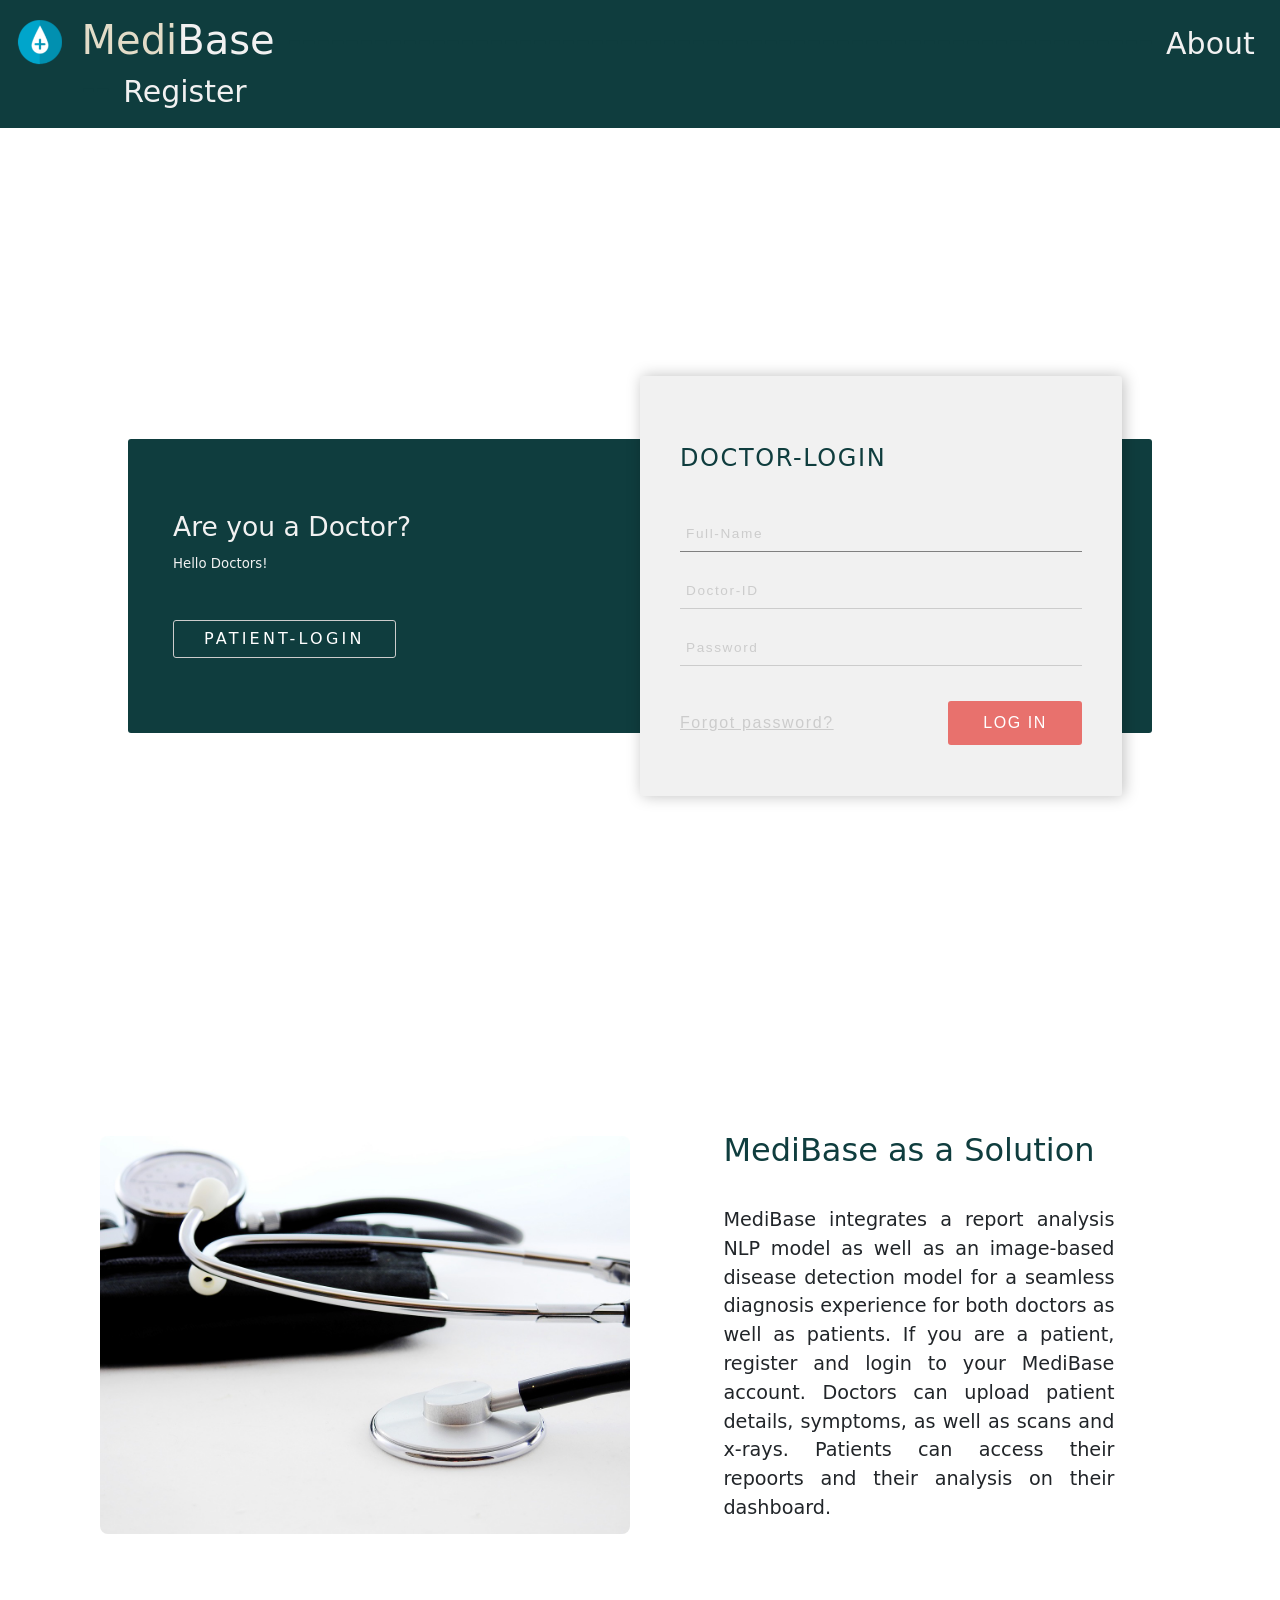
<file: FE_And_BE/public/home/index.html>
<!DOCTYPE html>
<html>
<head>
  <style>
    body{
          background-image: url("https://img.freepik.com/free-vector/clean-medical-background_53876-97927.jpg?w=1060&t=st=1688057348~exp=1688057948~hmac=58cfedfe25b50bccfb5b56851b86df495ae20e1191a55464cc24866fadd6ffee");
          background-size: cover;
          background-repeat: no-repeat;
          margin: 0;
          padding: 0;
    }
    </style>
    <link rel="shortcut icon" href="favicon.svg" type="image/svg+xml">
    <link href='https://unpkg.com/boxicons@2.1.4/css/boxicons.min.css' rel='stylesheet'>
  <link rel="stylesheet" href="login.css">
  <link href="https://cdn.jsdelivr.net/npm/bootstrap@5.3.0/dist/css/bootstrap.min.css" rel="stylesheet" integrity="sha384-9ndCyUaIbzAi2FUVXJi0CjmCapSmO7SnpJef0486qhLnuZ2cdeRhO02iuK6FUUVM" crossorigin="anonymous">
  <script src="https://cdn.jsdelivr.net/npm/bootstrap@5.3.0/dist/js/bootstrap.bundle.min.js" integrity="sha384-geWF76RCwLtnZ8qwWowPQNguL3RmwHVBC9FhGdlKrxdiJJigb/j/68SIy3Te4Bkz" crossorigin="anonymous"></script>
    <title>Login Form</title>
</head>
<body>
  <header>
    <h1>
      <a href="index.html"><img src="iicon.png" width="60px" height="60px"  id="icon"></a>
      <span style="color: #E2DCC8;">Medi</span><span style="color: #F1F1F1;">Base</span>
        <span style="color: #0F3D3E;">------------------------------------------------------------</span>
        <a href="index.html#about" class="navl">About</a>
        <span style="color: #0F3D3E;">--</span>
        <a class="navl" href="reg.html" target="_blank">Register</a>
    </h1>
  </header>
  <section class="user">
    <div class="user_options-container">
      <div class="user_options-text">
        <div class="user_options-unregistered">
          <h2 class="user_unregistered-title">Are you a Doctor?</h2>
          <p class="user_unregistered-text">Hello Doctors!</p>
          <button class="user_unregistered-signup" id="signup-button">Patient-login</button>
        </div>
  
        <div class="user_options-registered">
          <h2 class="user_registered-title">Are you a patient?</h2>
          <p class="user_registered-text">Login here and get your report analysis.</p>
          <button class="user_registered-login" id="login-button">Doctor-login</button>
        </div>
      </div>
      
      <div class="user_options-forms" id="user_options-forms">
        <div class="user_forms-login">
          <h2 class="forms_title">Doctor-Login</h2>
          <form class="forms_form" method="post" action="/">
            <fieldset class="forms_fieldset">
              <div class="forms_field">
                <input type="text" placeholder="Full-Name" id="dname" name="dname" class="forms_field-input" required autofocus />
              </div>
              <div class="forms_field">
                <input type="text" placeholder="Doctor-ID" id="did" name="did" class="forms_field-input" required autofocus />
              </div>
              <div class="forms_field">
                <input type="password" placeholder="Password" id="dpwd" name="dpwd" class="forms_field-input" required />
              </div>
            </fieldset>
            <div class="forms_buttons">
              <button type="button" class="forms_buttons-forgot">Forgot password?</button>
              <input type="submit" value="Log in" class="forms_buttons-action">
            </div>
          </form>
        </div>
        <div class="user_forms-signup">
          <h2 class="forms_title">Patient-Log in</h2>
          <form class="forms_form" id="patient-login-form"   method="post" action="/patient-login">
            <fieldset class="forms_fieldset">
              <div class="forms_field">
                <input type="text" placeholder="Patient-Name" id="ploginname" name="ploginname" class="forms_field-input" required />
              </div>
              <div class="forms_field">
                <input type="text" placeholder="Patient-ID" id="ploginid" name="ploginid" class="forms_field-input" required />
              </div>
              <div class="forms_field">
                <input type="password" placeholder="Password" id="ploginpwd" name="ploginpwd" class="forms_field-input" required />
              </div>
            </fieldset>
            <div class="forms_buttons">
              <input type="submit" value="Log in" class="forms_buttons-action">
            </div>
          </form>
        </div>
      </div>
    </div>
  </section>
  <section class="about" id="about">
     
    <div class="about-img">
      <img src="simg.jpg" alt="logo" />
    </div>

 
    <div class="about-text">
      <h2 style="color: #0F3D3E;">MediBase as a Solution</span></h2>
      <br />
      <p style="text-align: justify">
        MediBase integrates a report analysis NLP model as well as an image-based disease detection model for a seamless diagnosis experience for both doctors as well as patients. If you are a patient, register and login to your MediBase account. Doctors can upload patient details, symptoms, as well as scans and x-rays. Patients can access their repoorts and their analysis on their dashboard.
      </p>
    </div>
  
  </section>
  
  <script src="login.js">

  </script>
  <script>
    document.addEventListener('DOMContentLoaded', () => {
      const patientLoginForm = document.getElementById('patient-login-form');
      const usernameInput = document.getElementById('ploginname');

      patientLoginForm.addEventListener('submit', (e) => {
        e.preventDefault();

        // Get the entered username
        const username = usernameInput.value;

        // Redirect to the profile page with the username as a query parameter
        window.location.href = `patientlogs.html?username=${encodeURIComponent(username)}`;
      });
    });
  </script>
</body>
</html>
</file>
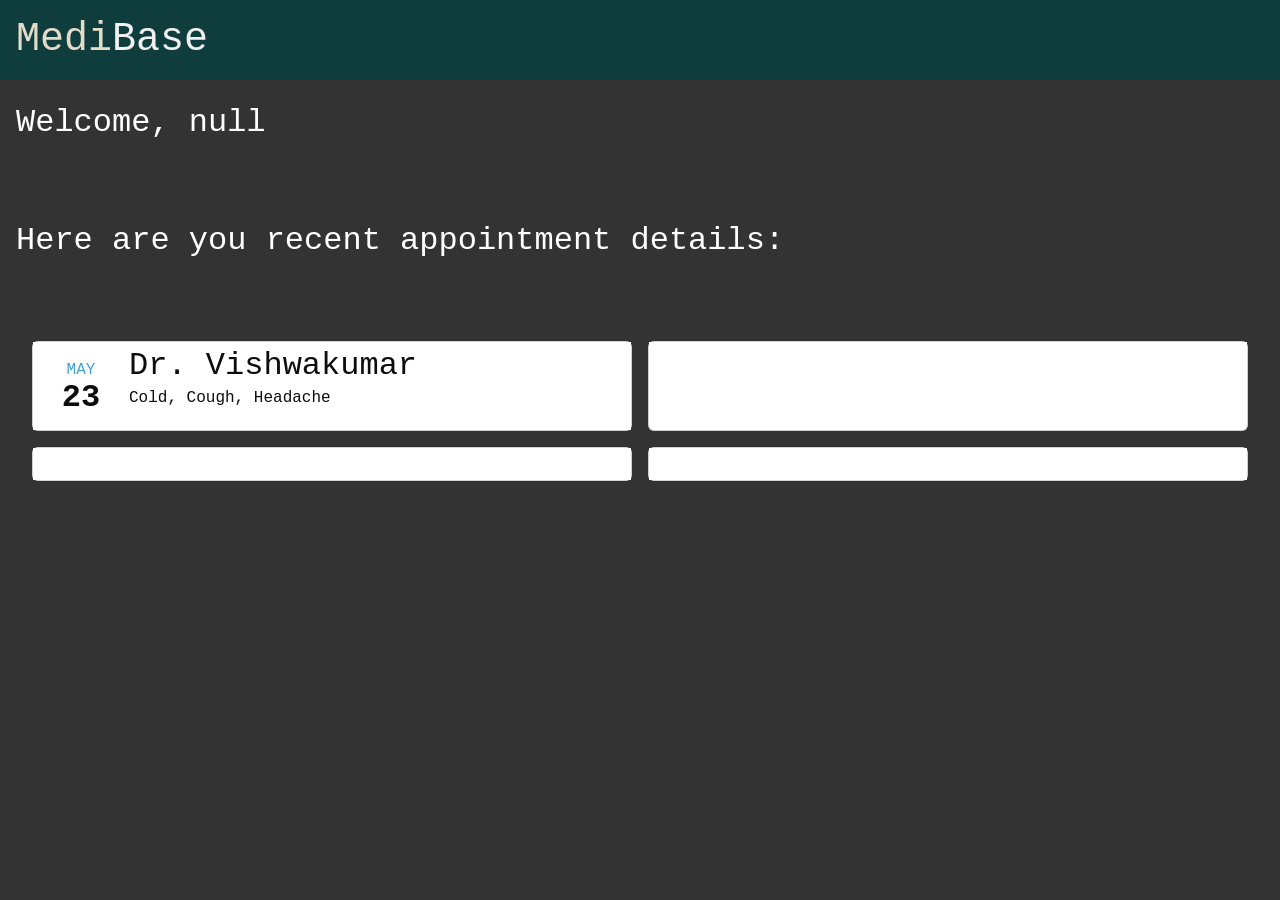
<file: FE_And_BE/public/home/patientlogs.html>
<!DOCTYPE html>
<html>

<head>
  <title>MediBase</title>
  <link href="https://cdn.jsdelivr.net/npm/bootstrap@5.3.0/dist/css/bootstrap.min.css" rel="stylesheet"
    integrity="sha384-9ndCyUaIbzAi2FUVXJi0CjmCapSmO7SnpJef0486qhLnuZ2cdeRhO02iuK6FUUVM" crossorigin="anonymous">
  <script src="https://cdn.jsdelivr.net/npm/bootstrap@5.3.0/dist/js/bootstrap.bundle.min.js"
    integrity="sha384-geWF76RCwLtnZ8qwWowPQNguL3RmwHVBC9FhGdlKrxdiJJigb/j/68SIy3Te4Bkz"
    crossorigin="anonymous"></script>
  <link href="pl.css" rel="stylesheet">
</head>

<body>
  <header>
    <h1><span style="color: #E2DCC8;">Medi</span><span style="color: #F1F1F1;">Base</span></h1>
  </header>
  <h2 id="wel"><p id="welcome-message"></p></h2><br>
  <h2 id="wel2">Here are you recent appointment details:</h2><br>
  <main id="content" class="main-area">
    <ul class="cards">
        <li class="card">
            <a href="./patient.html">
                <time class="time">
                    <div class="month month1">May</div>
                    <div class="date date1">23</div>
                </time>
                <h2 class="docname">Dr. Vishwakumar</h2>
                <div class="meta">Cold, Cough, Headache</div>
            </a>
        </li>
        <li class="card">
            <a href="#">
                <time class="time">
                    <div class="month month2"></div>
                    <div class="date date2"></div>
                </time>
                <h2 class="docname"></h2>
                <div class="meta"></div>
            </a>
        </li>
        <li class="card">
            <a href="#">
                <time class="time">
                    <div class="month month3"></div>
                    <div class="date date3"></div>
                </time>
                <h2 class="docname"></h2>
                <div class="meta"></div>
            </a>
        </li>
        <li class="card">
            <a href="#">
                <time class="time">
                    <div class="month month4"></div>
                    <div class="date date4"></div>
                </time>
                <h2 class="docname"></h2>
                <div class="meta"></div>
            </a>
        </li>

    </ul>
</main>
<script>
  document.addEventListener('DOMContentLoaded', () => {
    const welcomeMessage = document.getElementById('welcome-message');

    // Get the username from the query parameter in the URL
    const params = new URLSearchParams(window.location.search);
    const username = params.get('username');

    // Update the welcome message
    welcomeMessage.textContent = `Welcome, ${username}`;

  
  });
</script>
</body>

</html>
</file>
<file: FE_And_BE/public/home/login.css>
:root{
    --bg-color: #F1F1F1;
    --second-bg-color: #0F3D3E;
}
header{
  background-color: #0F3D3E;
}
h1{
  padding: 1rem;
}
#icon
{
  float: left;
  position: sticky;
  top: 0;
  padding-top: 0.25rem;
  padding-bottom: 0.75rem;
  padding-left: 0.1rem;
  inline-size: auto;
  margin-right: 20px;
}
.navl
{
  color: #F1F1F1;
  text-decoration: none;
  font-weight: lighter;
  font-size: 30px;
}
.about {
  background-image: url(https://img.freepik.com/free-vector/clean-medical-background_53876-116875.jpg?w=1380&t=st=1688192003~exp=1688192603~hmac=b42f6d828528d6d84ef127056947305410c24f8b96551a6d2933ee3d7b367719);
  display: grid;
  grid-template-columns: repeat(2, 1fr);
  align-items: center;
  gap: 1.5rem;
  
  background-size: cover;
  background-repeat: no-repeat;
 
}

.about-img img {
  max-width: 530px;
  height: auto;
  width: 100%;
  border-radius: 8px;
  margin: 100px;
}
.about-text{
  margin-left: 5%;
  margin-right: 20%;
  background-color: white;
  padding: 40px;
  font-size: larger;
}


h1{
  padding: 1rem;
}
* {
  box-sizing: border-box;
}
body{
  background-image: url(https://img.freepik.com/free-vector/clean-medical-background_53876-116875.jpg?w=1380&t=st=1688192003~exp=1688192603~hmac=b42f6d828528d6d84ef127056947305410c24f8b96551a6d2933ee3d7b367719);
  background-size: cover;
  background-repeat: repeat;
  margin: 0;
  padding: 0;
  font-family: "Montserrat", sans-serif;
  font-size: 12px;
  line-height: 1em;
}

button {
  background-color: transparent;
  padding: 0;
  border: 0;
  outline: 0;
  cursor: pointer;
}

input {
  background-color: transparent;
  padding: 0;
  border: 0;
  outline: 0;
}
input[type=submit] {
  cursor: pointer;
}
input::-moz-placeholder {
  font-size: 0.85rem;
  font-family: "Montserrat", sans-serif;
  font-weight: 300;
  letter-spacing: 0.1rem;
  color: #ccc;
}
input:-ms-input-placeholder {
  font-size: 0.85rem;
  font-family: "Montserrat", sans-serif;
  font-weight: 300;
  letter-spacing: 0.1rem;
  color: #ccc;
}
input::placeholder {
  font-size: 0.85rem;
  font-family: "Montserrat", sans-serif;
  font-weight: 300;
  letter-spacing: 0.1rem;
  color: #ccc;
}

/**
 * * Bounce to the left side
 * */
@-webkit-keyframes bounceLeft {
  0% {
    transform: translate3d(100%, -50%, 0);
  }
  50% {
    transform: translate3d(-30px, -50%, 0);
  }
  100% {
    transform: translate3d(0, -50%, 0);
  }
}
@keyframes bounceLeft {
  0% {
    transform: translate3d(100%, -50%, 0);
  }
  50% {
    transform: translate3d(-30px, -50%, 0);
  }
  100% {
    transform: translate3d(0, -50%, 0);
  }
}
/**
 * * Bounce to the left side
 * */
@-webkit-keyframes bounceRight {
  0% {
    transform: translate3d(0, -50%, 0);
  }
  50% {
    transform: translate3d(calc(100% + 30px), -50%, 0);
  }
  100% {
    transform: translate3d(100%, -50%, 0);
  }
}
@keyframes bounceRight {
  0% {
    transform: translate3d(0, -50%, 0);
  }
  50% {
    transform: translate3d(calc(100% + 30px), -50%, 0);
  }
  100% {
    transform: translate3d(100%, -50%, 0);
  }
}
/**
 * * Show Sign Up form
 * */
@-webkit-keyframes showSignUp {
  100% {
    opacity: 1;
    visibility: visible;
    transform: translate3d(0, 0, 0);
  }
}
@keyframes showSignUp {
  100% {
    opacity: 1;
    visibility: visible;
    transform: translate3d(0, 0, 0);
  }
}
/**
 * * Page background
 * */
.user {
  display: flex;
  justify-content: center;
  align-items: center;
  width: 100%;
  height: 100vh;
  background-size: cover;
}
.user_options-container {
  position: relative;
  width: 80%;
}
.user_options-text {
  display: flex;
  justify-content: space-between;
  width: 100%;
  background-color: var(--second-bg-color);
  border-radius: 3px;
}

/**
 * * Registered and Unregistered user box and text
 * */
.user_options-registered,
.user_options-unregistered {
  width: 50%;
  padding: 75px 45px;
  color:var(--bg-color);
  font-weight: 300;
}

.user_registered-title,
.user_unregistered-title {
  margin-bottom: 15px;
  font-size: 1.66rem;
  line-height: 1em;
}

.user_unregistered-text,
.user_registered-text {
  font-size: 0.83rem;
  line-height: 1.4em;
}

.user_registered-login,
.user_unregistered-signup {
  margin-top: 30px;
  border: 1px solid #ccc;
  border-radius: 3px;
  padding: 10px 30px;
  color: #fff;
  text-transform: uppercase;
  line-height: 1em;
  letter-spacing: 0.2rem;
  transition: background-color 0.2s ease-in-out, color 0.2s ease-in-out;
}
.user_registered-login:hover,
.user_unregistered-signup:hover {
  color: rgba(34, 34, 34, 0.85);
  background-color: #ccc;
}

/**
 * * Login and signup forms
 * */
.user_options-forms {
  position: absolute;
  top: 50%;
  left: 30px;
  width: calc(50% - 30px);
  min-height: 420px;
  background-color: var(--bg-color);
  border-radius: 3px;
  box-shadow: 2px 0 15px rgba(0, 0, 0, 0.25);
  overflow: hidden;
  transform: translate3d(100%, -50%, 0);
  transition: transform 0.4s ease-in-out;
}
.user_options-forms .user_forms-login {
  transition: opacity 0.4s ease-in-out, visibility 0.4s ease-in-out;
}
.user_options-forms .forms_title {
  margin-bottom: 45px;
  font-size: 1.5rem;
  font-weight: 500;
  line-height: 1em;
  text-transform: uppercase;
  color: var(--second-bg-color);
  letter-spacing: 0.1rem;
}
.user_options-forms .forms_field:not(:last-of-type) {
  margin-bottom: 20px;
}
.user_options-forms .forms_field-input {
  width: 100%;
  border-bottom: 1px solid #ccc;
  padding: 6px 20px 6px 6px;
  font-family: "Montserrat", sans-serif;
  font-size: 1rem;
  font-weight: 300;
  color: black;
  letter-spacing: 0.1rem;
  transition: border-color 0.2s ease-in-out;
}
.user_options-forms .forms_field-input:focus {
  border-color: gray;
}
.user_options-forms .forms_buttons {
  display: flex;
  justify-content: space-between;
  align-items: center;
  margin-top: 35px;
}
.user_options-forms .forms_buttons-forgot {
  font-family: "Montserrat", sans-serif;
  letter-spacing: 0.1rem;
  color: #ccc;
  text-decoration: underline;
  transition: color 0.2s ease-in-out;
}
.user_options-forms .forms_buttons-forgot:hover {
  color: #b3b3b3;
}
.user_options-forms .forms_buttons-action {
  background-color: #e8716d;
  border-radius: 3px;
  padding: 10px 35px;
  font-size: 1rem;
  font-family: "Montserrat", sans-serif;
  font-weight: 300;
  color: #fff;
  text-transform: uppercase;
  letter-spacing: 0.1rem;
  transition: background-color 0.2s ease-in-out;
}
.user_options-forms .forms_buttons-action:hover {
  background-color: #e14641;
}
.user_options-forms .user_forms-signup,
.user_options-forms .user_forms-login {
  position: absolute;
  top: 70px;
  left: 40px;
  width: calc(100% - 80px);
  opacity: 0;
  visibility: hidden;
  transition: opacity 0.4s ease-in-out, visibility 0.4s ease-in-out, transform 0.5s ease-in-out;
}
.user_options-forms .user_forms-signup {
  transform: translate3d(120px, 0, 0);
}
.user_options-forms .user_forms-signup .forms_buttons {
  justify-content: flex-end;
}
.user_options-forms .user_forms-login {
  transform: translate3d(0, 0, 0);
  opacity: 1;
  visibility: visible;
}

/**
 * * Triggers
 * */
.user_options-forms.bounceLeft {
  -webkit-animation: bounceLeft 1s forwards;
          animation: bounceLeft 1s forwards;
}
.user_options-forms.bounceLeft .user_forms-signup {
  -webkit-animation: showSignUp 1s forwards;
          animation: showSignUp 1s forwards;
}
.user_options-forms.bounceLeft .user_forms-login {
  opacity: 0;
  visibility: hidden;
  transform: translate3d(-120px, 0, 0);
}
.user_options-forms.bounceRight {
  -webkit-animation: bounceRight 1s forwards;
          animation: bounceRight 1s forwards;
}

/**
 * * Responsive 990px
 * */
@media screen and (max-width: 990px) {
  .user_options-forms {
    min-height: 350px;
  }
  .user_options-forms .forms_buttons {
    flex-direction: column;
  }
  .user_options-forms .user_forms-login .forms_buttons-action {
    margin-top: 30px;
  }
  .user_options-forms .user_forms-signup,
.user_options-forms .user_forms-login {
    top: 40px;
  }

  .user_options-registered,
.user_options-unregistered {
    padding: 50px 45px;
  }
}
</file>
<file: FE_And_BE/public/home/pl.css>
body{
    background-color: #F1F1F1;
}
h1{
    padding: 1rem;
}
header{
    background-color: #0F3D3E;
}
#wel,#wel2{
    padding: 1rem;
    color: white;
}

  /*--------------------------------------------------------------
  Cards:
  --------------------------------------------------------------*/
 
  .main-area {
    padding: 2em;
    
  }

  .cards {
    margin: 0;
    padding: 0;
    list-style-type: none;
  }

  .card {
    display: flex;
    margin-bottom: 1em;
  }

  .card a {
    width: 100%;
    padding: 0 1em;
    text-align: center;
    text-decoration: none;
    background: white;
    border: 1px transparent;
    color: hsl(0, 0%, 5%);
    transition: all .2s;
  }

  .card a:focus,
  .card a:hover {
    margin: -5px 5px 5px -5px;
    box-shadow: 5px 5px 0px 0px hsla(0, 0%, 70%, .8);
  }

  .time {
    display: flex;
    flex-direction: column;
    align-items: center;
    justify-content: center;
    padding: 1em;
  }

  .month {
    text-transform: uppercase;
    color: hsl(201, 63%, 54%);
  }

  .date {
    font-weight: bold;
    font-size: 2em;
    line-height: 1em;
  }


@Supports (grid-area: auto) {
  
  @media screen and (min-width: 50em) {
    
    .cards {
      display: grid;
      grid-template-columns: repeat(2, 1fr);
      grid-gap: 1em;
    }
    
    .card {
      display: flex;
      margin-bottom: 0;
    }
    
  } /* @media screen and (min-width: 50em) */
  
  .card a {
    display: grid;
    grid-template-columns: 6em auto;
    grid-template-rows: 1fr 1fr;
    padding: 0;
    text-align: left;
  }
  
  .time {
    grid-column: 1/2;
    grid-row: 1/3;
  }
  
  .cards h2 {
    margin: 0;
    grid-column: 2/3;
    grid-row: 1/2;
    align-self: end;
  }
  
  .meta {
    grid-column: 2/3;
    grid-row: 2/3;
  }
  
} /* @Supports (grid-area: auto) */


* {
    outline:none;
      border:none;
      margin:0px;
      padding:0px;
      font-family:Courier, monospace;
  }
  body {
      background:#333 url(https://static.tumblr.com/maopbtg/a5emgtoju/inflicted.png) repeat;        
  }
</file>
